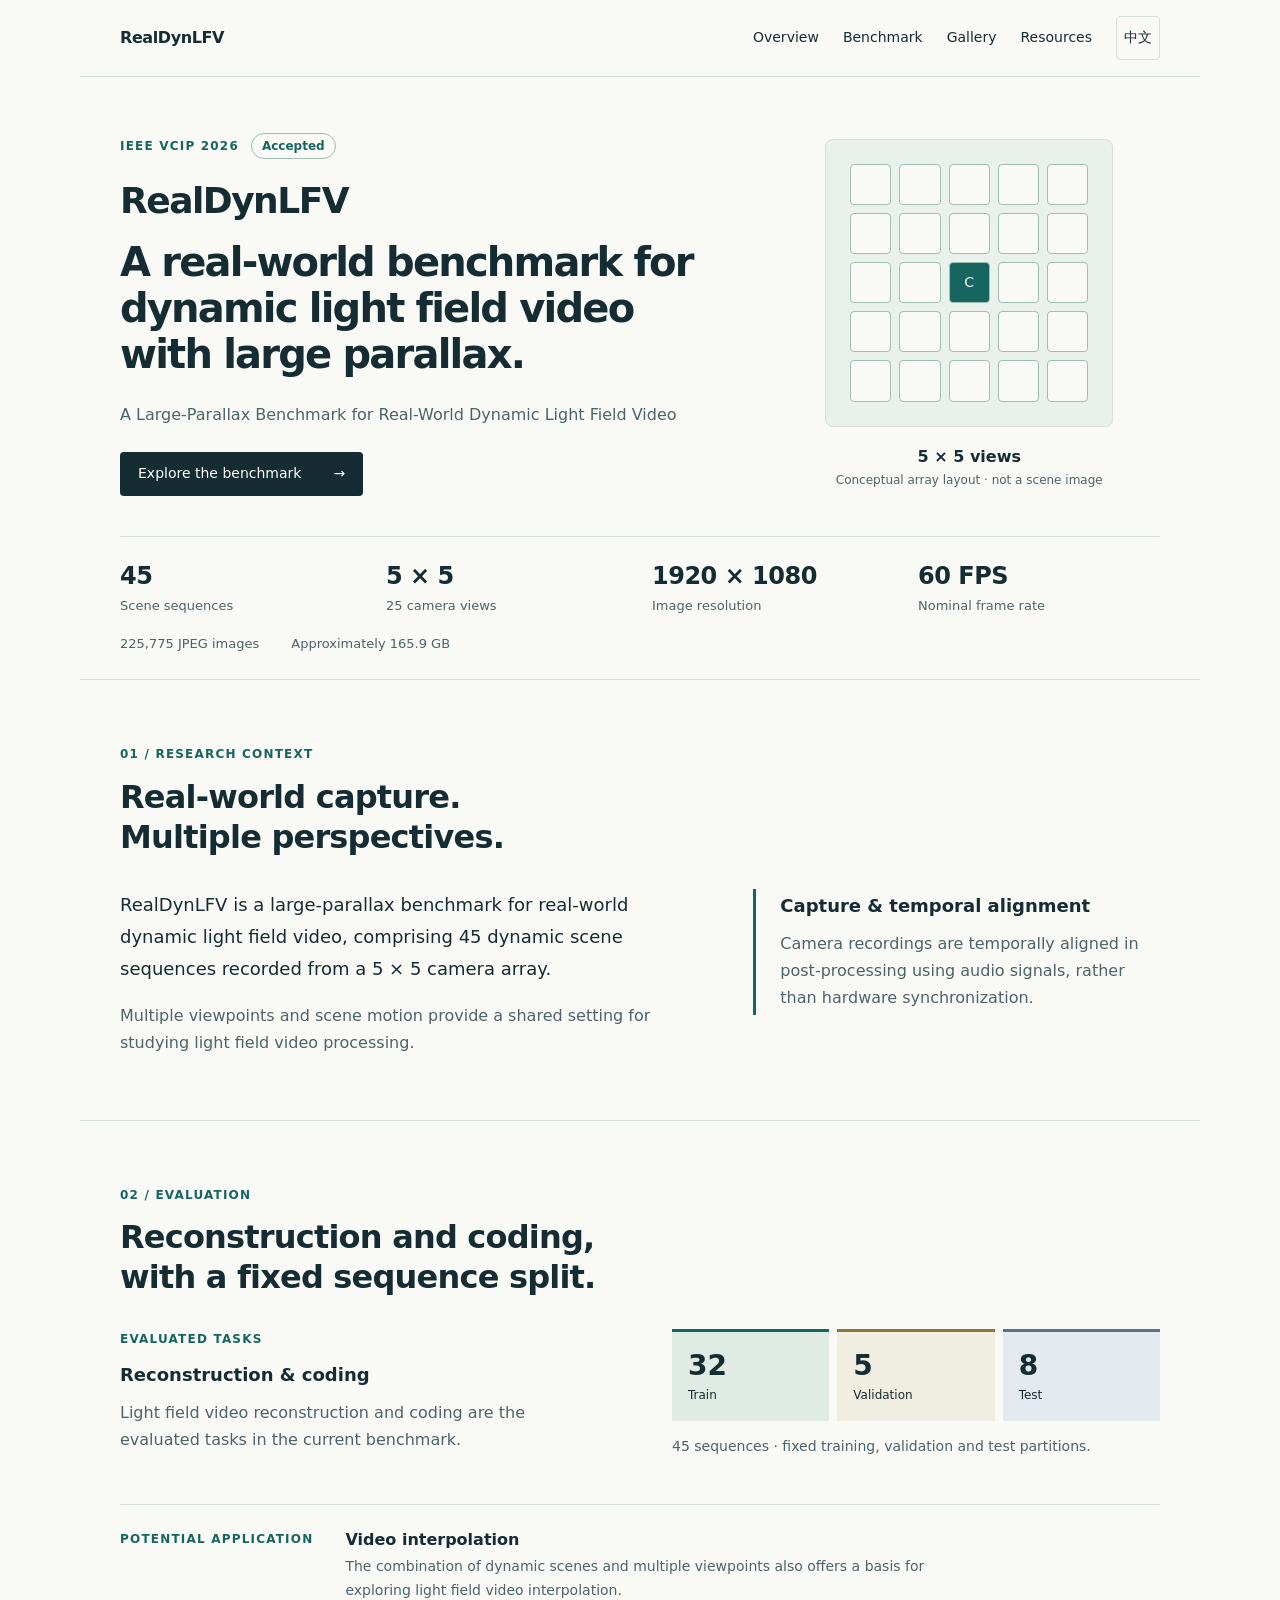
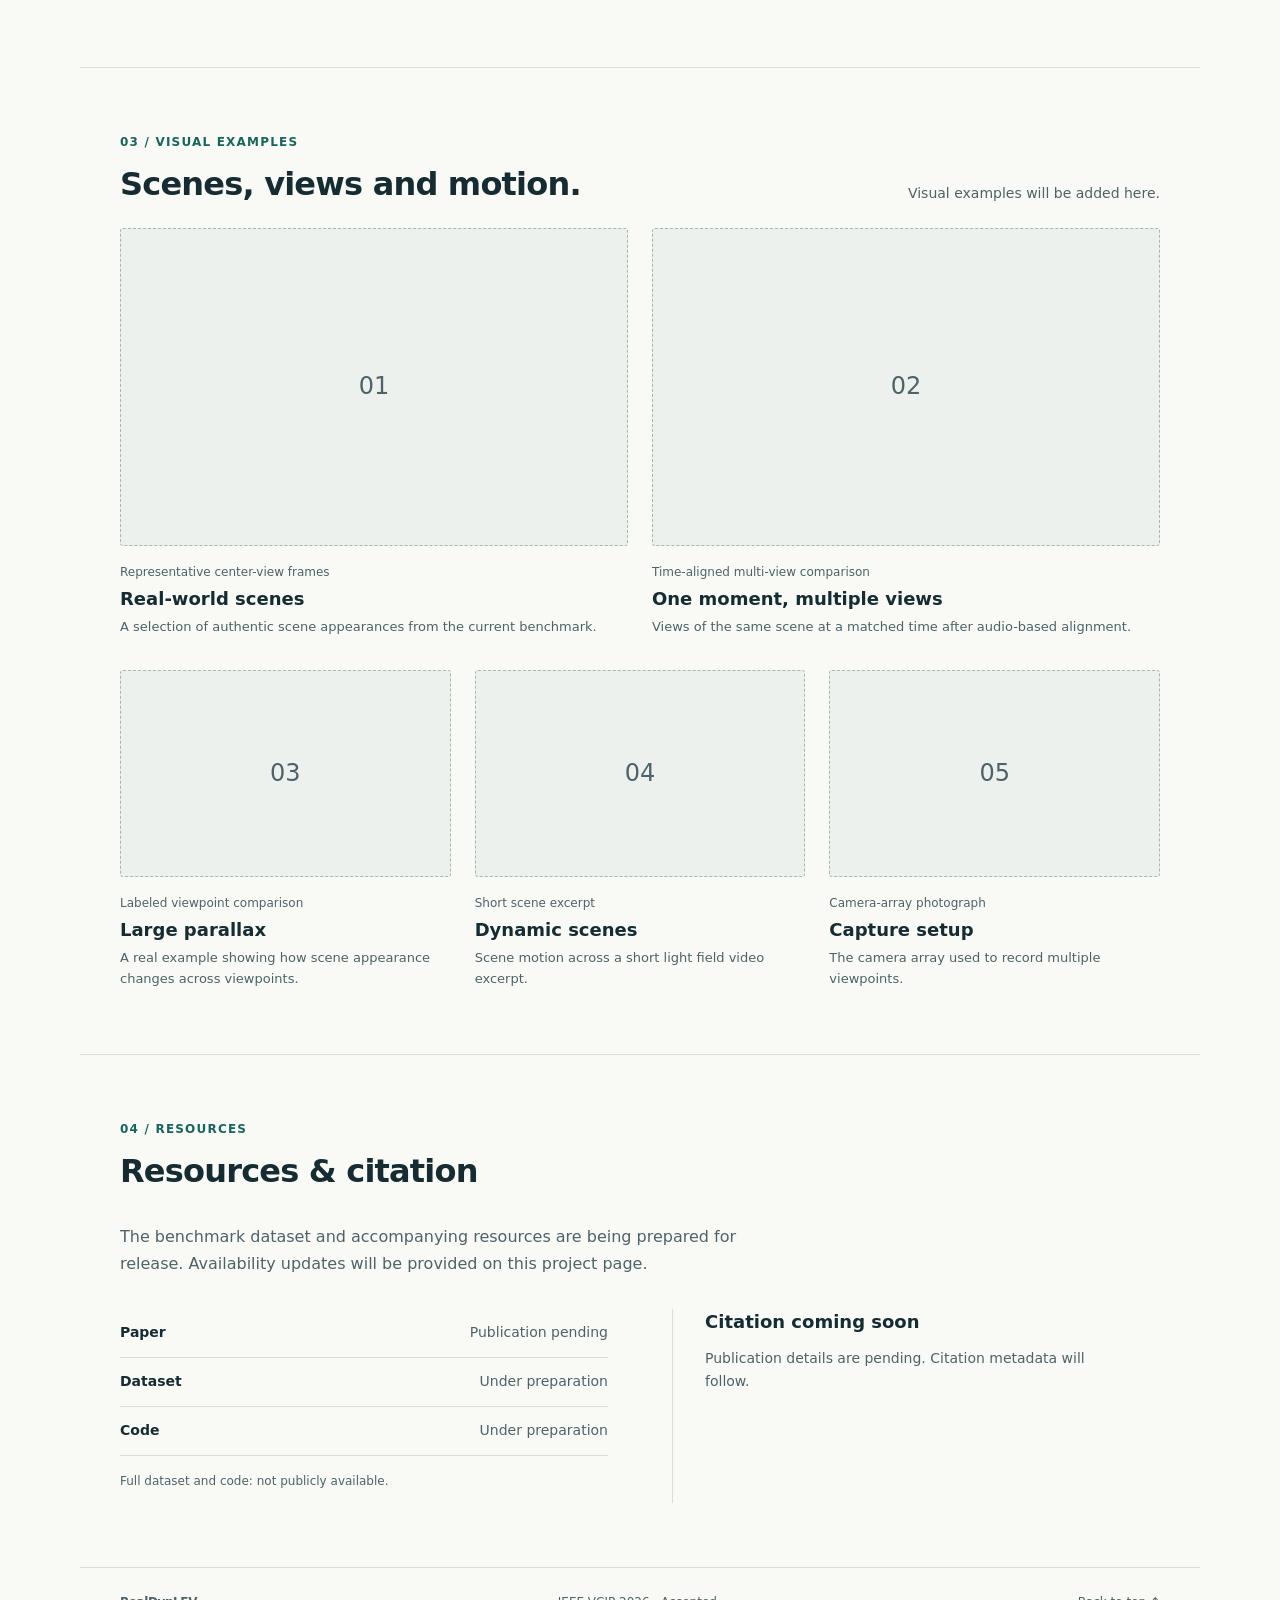
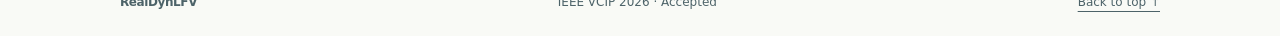
<file: index.html>
<!doctype html>
<html lang="en"><head><meta charset="utf-8"><meta name="viewport" content="width=device-width, initial-scale=1"><title>RealDynLFV — Dynamic Light Field Video</title><meta name="description" content="RealDynLFV: a large-parallax benchmark for real-world dynamic light field video. Accepted at IEEE VCIP 2026. Resources under preparation."><link rel="icon" href="assets/favicon.svg" type="image/svg+xml"><link rel="stylesheet" href="assets/style.css"><script src="assets/language.js" defer></script><script src="assets/gallery.js" defer></script></head>
<body><a class="skip" href="#main">Skip to content</a><header><a class="brand" href="#top">RealDynLFV</a><nav aria-label="Main navigation"><a href="#overview">Overview</a><a href="#benchmark">Benchmark</a><a href="#gallery">Gallery</a><a href="#resources">Resources</a></nav><a class="language-switch" href="zh.html" lang="zh-CN" hreflang="zh-CN" data-language="zh">中文</a></header>
<!-- Hierarchy: value and verified specifications first; research and evaluation second;
     absent media and publication logistics third. One primary action. §2.1 §2.4 §3.6 -->
<main id="main" tabindex="-1"><section class="hero" id="top"><div class="hero-layout"><div class="hero-copy"><p class="eyebrow">IEEE VCIP 2026 <span class="accepted">Accepted</span></p><h1>RealDynLFV</h1><p class="value-statement">A real-world benchmark for dynamic light field video with large parallax.</p><p class="paper-title">A Large-Parallax Benchmark for Real-World Dynamic Light Field Video</p><a class="primary" href="#overview">Explore the benchmark <span aria-hidden="true">&rarr;</span></a></div><figure class="hero-visual"><div class="view-array" aria-hidden="true"><span class="view "></span><span class="view "></span><span class="view "></span><span class="view "></span><span class="view "></span><span class="view "></span><span class="view "></span><span class="view "></span><span class="view "></span><span class="view "></span><span class="view "></span><span class="view "></span><span class="view center">C</span><span class="view "></span><span class="view "></span><span class="view "></span><span class="view "></span><span class="view "></span><span class="view "></span><span class="view "></span><span class="view "></span><span class="view "></span><span class="view "></span><span class="view "></span><span class="view "></span></div><figcaption><strong>5 × 5 views</strong><span>Conceptual array layout · not a scene image</span></figcaption></figure></div><div class="specification-band"><div class="stats"><div class="stat"><strong>45</strong><span>Scene sequences</span></div><div class="stat"><strong>5 × 5</strong><span>25 camera views</span></div><div class="stat"><strong>1920 × 1080</strong><span>Image resolution</span></div><div class="stat"><strong>60 FPS</strong><span>Nominal frame rate</span></div></div><p class="volume"><span><strong>225,775</strong> JPEG images</span><span>Approximately <strong>165.9 GB</strong></span></p></div></section>
<section id="overview" class="research-section"><div class="section-heading"><p class="section-label">01 / RESEARCH CONTEXT</p><h2>Real-world capture.<br>Multiple perspectives.</h2></div><div class="research-grid"><div><p class="lead">RealDynLFV is a large-parallax benchmark for real-world dynamic light field video, comprising 45 dynamic scene sequences recorded from a 5 × 5 camera array.</p><p class="section-detail">Multiple viewpoints and scene motion provide a shared setting for studying light field video processing.</p></div><aside class="alignment"><h3>Capture &amp; temporal alignment</h3><p>Camera recordings are temporally aligned in post-processing using audio signals, rather than hardware synchronization.</p></aside></div></section>
<section id="benchmark"><div class="section-heading"><p class="section-label">02 / EVALUATION</p><h2>Reconstruction and coding,<br>with a fixed sequence split.</h2></div><div class="evaluation-grid"><div class="evaluated"><p class="task-tag">EVALUATED TASKS</p><h3>Reconstruction &amp; coding</h3><p>Light field video reconstruction and coding are the evaluated tasks in the current benchmark.</p></div><div class="partition"><div class="split" aria-label="32 training, 5 validation and 8 test sequences"><div><strong>32</strong><span>Train</span></div><div><strong>5</strong><span>Validation</span></div><div><strong>8</strong><span>Test</span></div></div><p class="small">45 sequences · fixed training, validation and test partitions.</p></div></div><div class="potential"><p class="task-tag">POTENTIAL APPLICATION</p><div><h3>Video interpolation</h3><p>The combination of dynamic scenes and multiple viewpoints also offers a basis for exploring light field video interpolation.</p></div></div></section>
<section id="gallery"><div class="gallery-heading"><div class="section-heading"><p class="section-label">03 / VISUAL EXAMPLES</p><h2>Scenes, views and motion.</h2></div><p class="small">Visual examples will be added here.</p></div><div class="gallery"><figure><div class="placeholder"><span class="frame-mark" aria-hidden="true">01</span></div><figcaption><p class="media-type">Representative center-view frames</p><h3>Real-world scenes</h3><p>A selection of authentic scene appearances from the current benchmark.</p></figcaption></figure><figure><div class="placeholder"><span class="frame-mark" aria-hidden="true">02</span></div><figcaption><p class="media-type">Time-aligned multi-view comparison</p><h3>One moment, multiple views</h3><p>Views of the same scene at a matched time after audio-based alignment.</p></figcaption></figure><figure><div class="placeholder"><span class="frame-mark" aria-hidden="true">03</span></div><figcaption><p class="media-type">Labeled viewpoint comparison</p><h3>Large parallax</h3><p>A real example showing how scene appearance changes across viewpoints.</p></figcaption></figure><figure><div class="placeholder"><span class="frame-mark" aria-hidden="true">04</span></div><figcaption><p class="media-type">Short scene excerpt</p><h3>Dynamic scenes</h3><p>Scene motion across a short light field video excerpt.</p></figcaption></figure><figure><div class="placeholder"><span class="frame-mark" aria-hidden="true">05</span></div><figcaption><p class="media-type">Camera-array photograph</p><h3>Capture setup</h3><p>The camera array used to record multiple viewpoints.</p></figcaption></figure></div></section>
<section id="resources"><div class="section-heading"><p class="section-label">04 / RESOURCES</p><h2>Resources &amp; citation</h2></div><p class="availability">The benchmark dataset and accompanying resources are being prepared for release. Availability updates will be provided on this project page.</p><div class="resource-grid"><div class="resource-list" aria-label="Resource availability"><div class="resource">Paper<span>Publication pending</span></div><div class="resource">Dataset<span>Under preparation</span></div><div class="resource">Code<span>Under preparation</span></div><p class="small">Full dataset and code: not publicly available.</p><ul></ul></div><div class="citation" id="citation"><h3>Citation coming soon</h3><p>Publication details are pending. Citation metadata will follow.</p></div></div></section></main><dialog class="image-viewer" aria-label="Image preview"><button type="button" class="viewer-close" autofocus>Close preview</button><img alt=""><p></p></dialog><footer><span class="brand">RealDynLFV</span><span>IEEE VCIP 2026 · Accepted</span><a href="#top">Back to top ↑</a></footer></body></html>
</file>
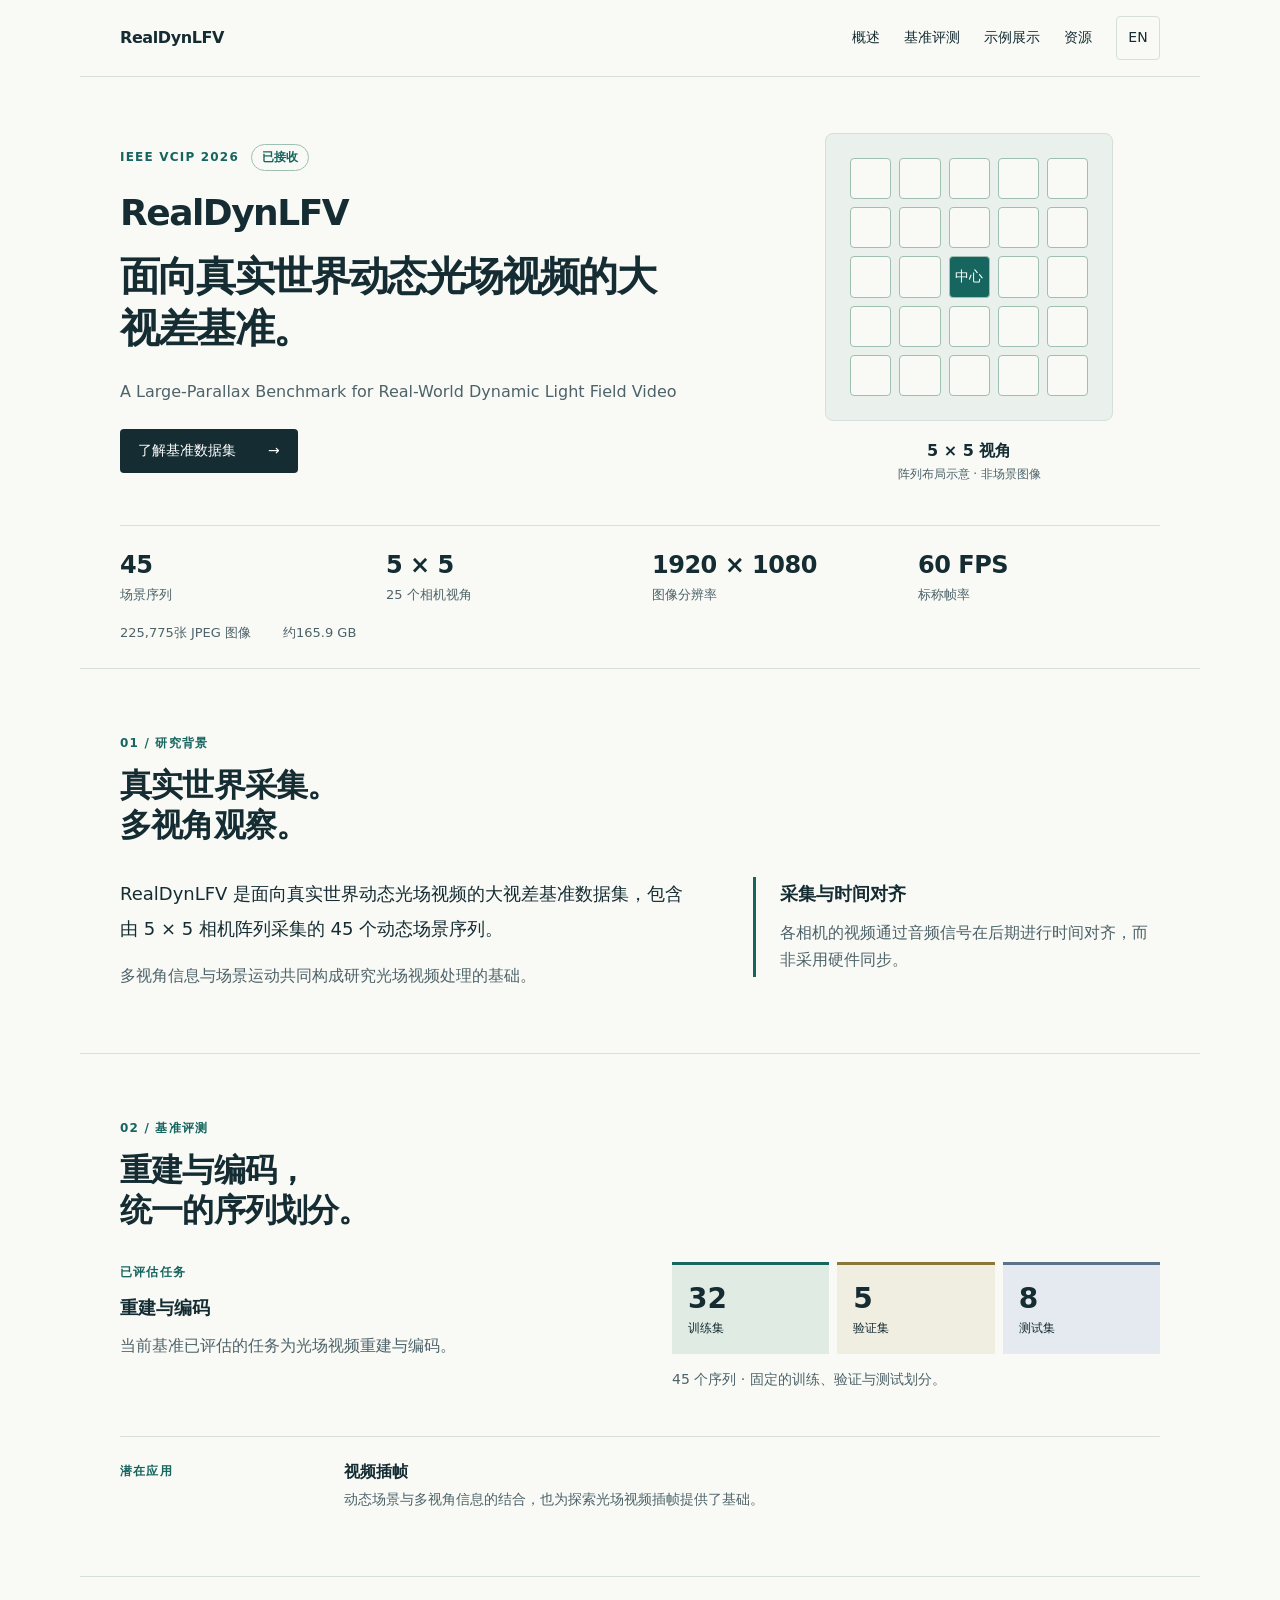
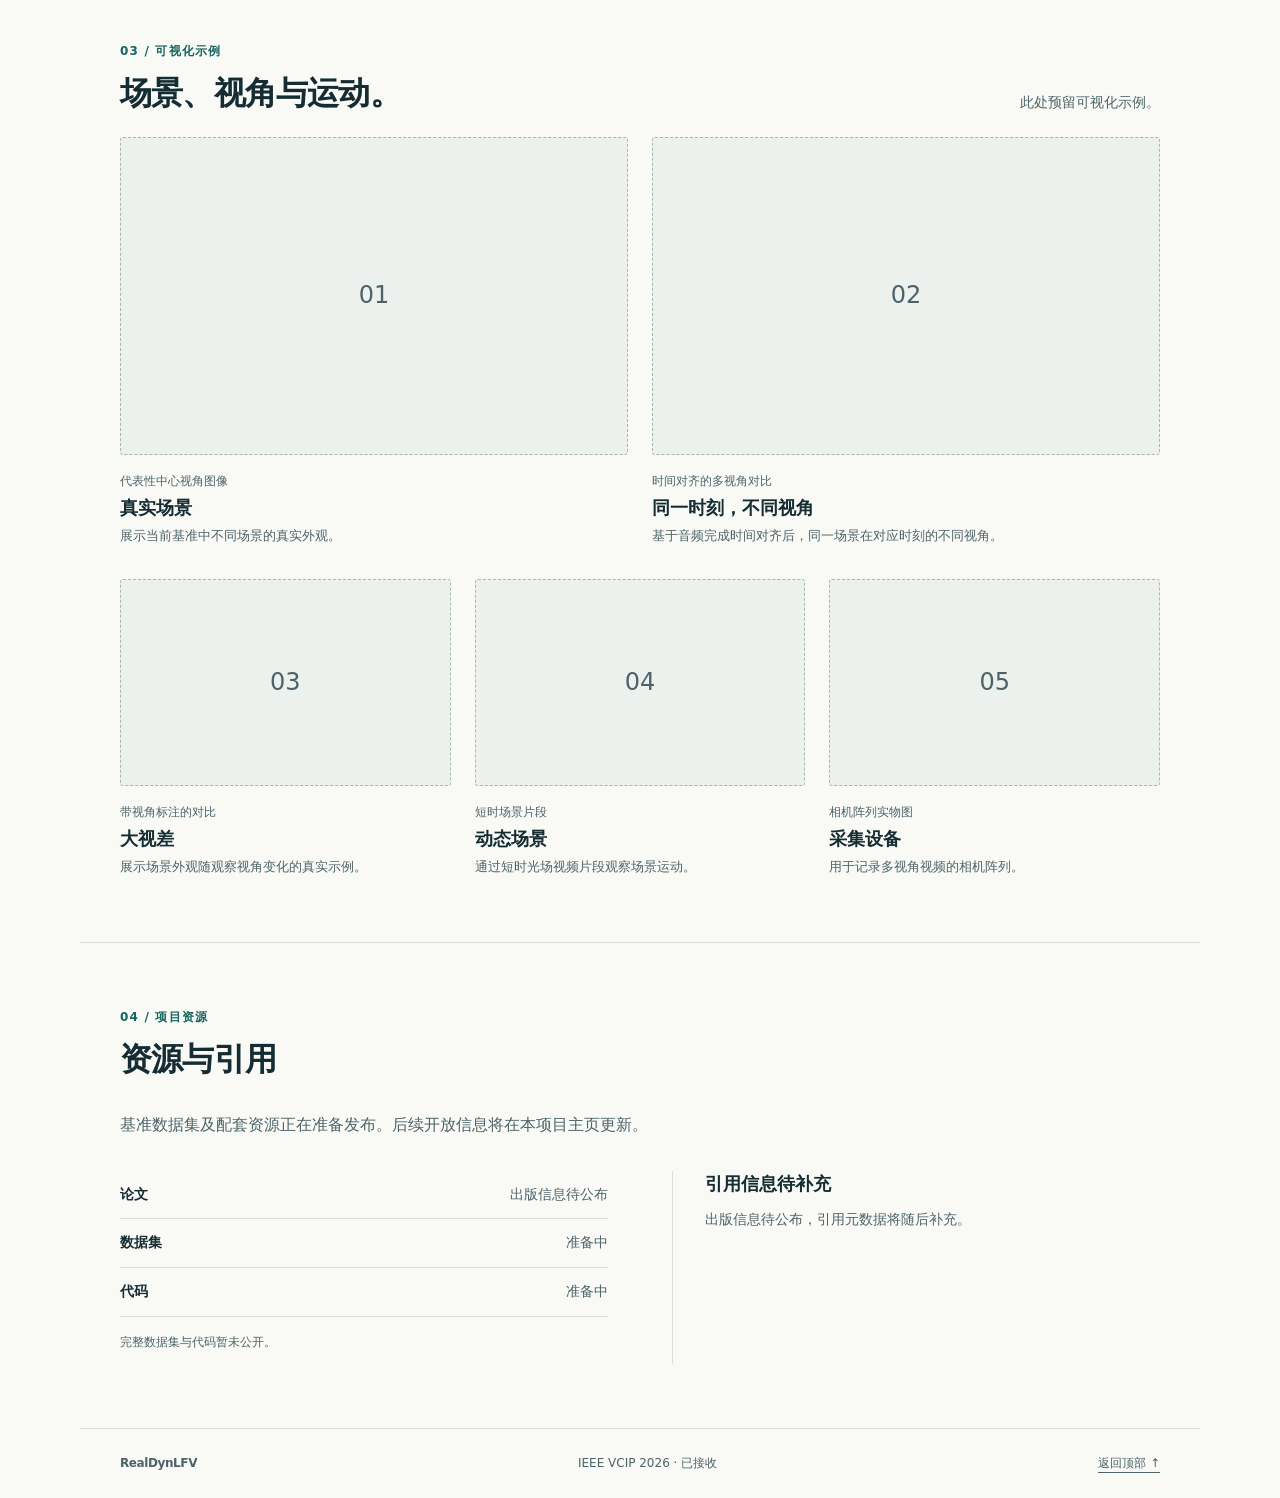
<file: zh.html>
<!doctype html>
<html lang="zh-CN"><head><meta charset="utf-8"><meta name="viewport" content="width=device-width, initial-scale=1"><title>RealDynLFV — 动态光场视频</title><meta name="description" content="RealDynLFV：面向真实世界动态光场视频的大视差基准。已获 IEEE VCIP 2026 接收，资源准备中。"><link rel="icon" href="assets/favicon.svg" type="image/svg+xml"><link rel="stylesheet" href="assets/style.css"><script src="assets/language.js" defer></script><script src="assets/gallery.js" defer></script></head>
<body><a class="skip" href="#main">跳至正文</a><header><a class="brand" href="#top">RealDynLFV</a><nav aria-label="主导航"><a href="#overview">概述</a><a href="#benchmark">基准评测</a><a href="#gallery">示例展示</a><a href="#resources">资源</a></nav><a class="language-switch" href="index.html" lang="en" hreflang="en" data-language="en">EN</a></header>
<!-- Hierarchy: value and verified specifications first; research and evaluation second;
     absent media and publication logistics third. One primary action. §2.1 §2.4 §3.6 -->
<main id="main" tabindex="-1"><section class="hero" id="top"><div class="hero-layout"><div class="hero-copy"><p class="eyebrow">IEEE VCIP 2026 <span class="accepted">已接收</span></p><h1>RealDynLFV</h1><p class="value-statement">面向真实世界动态光场视频的大视差基准。</p><p class="paper-title">A Large-Parallax Benchmark for Real-World Dynamic Light Field Video</p><a class="primary" href="#overview">了解基准数据集<span aria-hidden="true">&rarr;</span></a></div><figure class="hero-visual"><div class="view-array" aria-hidden="true"><span class="view "></span><span class="view "></span><span class="view "></span><span class="view "></span><span class="view "></span><span class="view "></span><span class="view "></span><span class="view "></span><span class="view "></span><span class="view "></span><span class="view "></span><span class="view "></span><span class="view center">中心</span><span class="view "></span><span class="view "></span><span class="view "></span><span class="view "></span><span class="view "></span><span class="view "></span><span class="view "></span><span class="view "></span><span class="view "></span><span class="view "></span><span class="view "></span><span class="view "></span></div><figcaption><strong>5 × 5 视角</strong><span>阵列布局示意 · 非场景图像</span></figcaption></figure></div><div class="specification-band"><div class="stats"><div class="stat"><strong>45</strong><span>场景序列</span></div><div class="stat"><strong>5 × 5</strong><span>25 个相机视角</span></div><div class="stat"><strong>1920 × 1080</strong><span>图像分辨率</span></div><div class="stat"><strong>60 FPS</strong><span>标称帧率</span></div></div><p class="volume"><span><strong>225,775</strong>张 JPEG 图像</span><span>约<strong>165.9 GB</strong></span></p></div></section>
<section id="overview" class="research-section"><div class="section-heading"><p class="section-label">01 / 研究背景</p><h2>真实世界采集。<br>多视角观察。</h2></div><div class="research-grid"><div><p class="lead">RealDynLFV 是面向真实世界动态光场视频的大视差基准数据集，包含由 5 × 5 相机阵列采集的 45 个动态场景序列。</p><p class="section-detail">多视角信息与场景运动共同构成研究光场视频处理的基础。</p></div><aside class="alignment"><h3>采集与时间对齐</h3><p>各相机的视频通过音频信号在后期进行时间对齐，而非采用硬件同步。</p></aside></div></section>
<section id="benchmark"><div class="section-heading"><p class="section-label">02 / 基准评测</p><h2>重建与编码，<br>统一的序列划分。</h2></div><div class="evaluation-grid"><div class="evaluated"><p class="task-tag">已评估任务</p><h3>重建与编码</h3><p>当前基准已评估的任务为光场视频重建与编码。</p></div><div class="partition"><div class="split" aria-label="32 个训练序列、5 个验证序列和 8 个测试序列"><div><strong>32</strong><span>训练集</span></div><div><strong>5</strong><span>验证集</span></div><div><strong>8</strong><span>测试集</span></div></div><p class="small">45 个序列 · 固定的训练、验证与测试划分。</p></div></div><div class="potential"><p class="task-tag">潜在应用</p><div><h3>视频插帧</h3><p>动态场景与多视角信息的结合，也为探索光场视频插帧提供了基础。</p></div></div></section>
<section id="gallery"><div class="gallery-heading"><div class="section-heading"><p class="section-label">03 / 可视化示例</p><h2>场景、视角与运动。</h2></div><p class="small">此处预留可视化示例。</p></div><div class="gallery"><figure><div class="placeholder"><span class="frame-mark" aria-hidden="true">01</span></div><figcaption><p class="media-type">代表性中心视角图像</p><h3>真实场景</h3><p>展示当前基准中不同场景的真实外观。</p></figcaption></figure><figure><div class="placeholder"><span class="frame-mark" aria-hidden="true">02</span></div><figcaption><p class="media-type">时间对齐的多视角对比</p><h3>同一时刻，不同视角</h3><p>基于音频完成时间对齐后，同一场景在对应时刻的不同视角。</p></figcaption></figure><figure><div class="placeholder"><span class="frame-mark" aria-hidden="true">03</span></div><figcaption><p class="media-type">带视角标注的对比</p><h3>大视差</h3><p>展示场景外观随观察视角变化的真实示例。</p></figcaption></figure><figure><div class="placeholder"><span class="frame-mark" aria-hidden="true">04</span></div><figcaption><p class="media-type">短时场景片段</p><h3>动态场景</h3><p>通过短时光场视频片段观察场景运动。</p></figcaption></figure><figure><div class="placeholder"><span class="frame-mark" aria-hidden="true">05</span></div><figcaption><p class="media-type">相机阵列实物图</p><h3>采集设备</h3><p>用于记录多视角视频的相机阵列。</p></figcaption></figure></div></section>
<section id="resources"><div class="section-heading"><p class="section-label">04 / 项目资源</p><h2>资源与引用</h2></div><p class="availability">基准数据集及配套资源正在准备发布。后续开放信息将在本项目主页更新。</p><div class="resource-grid"><div class="resource-list" aria-label="资源开放状态"><div class="resource">论文<span>出版信息待公布</span></div><div class="resource">数据集<span>准备中</span></div><div class="resource">代码<span>准备中</span></div><p class="small">完整数据集与代码暂未公开。</p><ul></ul></div><div class="citation" id="citation"><h3>引用信息待补充</h3><p>出版信息待公布，引用元数据将随后补充。</p></div></div></section></main><dialog class="image-viewer" aria-label="图片预览"><button type="button" class="viewer-close" autofocus>关闭预览</button><img alt=""><p></p></dialog><footer><span class="brand">RealDynLFV</span><span>IEEE VCIP 2026 · 已接收</span><a href="#top">返回顶部 ↑</a></footer></body></html>
</file>
<file: assets/style.css>
:root{--ink:#142c32;--muted:#4d6369;--teal:#17655f;--line:#d6dfdc;--paper:#f9faf6;--surface:#eaf0eb;--reading-width:65ch;--space-small:16px;--space-medium:24px;--space-large:48px}*{box-sizing:border-box}html{scroll-behavior:smooth;scroll-padding-top:24px}body{margin:0;background:var(--paper);color:var(--ink);font:16px/1.7 system-ui,-apple-system,BlinkMacSystemFont,"Segoe UI",sans-serif}a{color:inherit;text-underline-offset:5px}a:focus-visible{outline:3px solid #a84612;outline-offset:5px}.skip{position:absolute;top:-100px;left:20px;background:white;padding:12px;z-index:5}.skip:focus{top:10px}header,main,footer{max-width:1120px;margin:auto}header{display:flex;align-items:center;padding:16px 40px;border-bottom:1px solid var(--line);gap:24px}.brand{font-weight:700;text-decoration:none;letter-spacing:-.4px}nav{margin-left:auto;display:flex;gap:24px}nav a,.language-switch{display:inline-flex;align-items:center;min-height:44px;font-size:14px;text-decoration:none}nav a:hover{text-decoration:underline}.language-switch{min-width:44px;justify-content:center;border:1px solid var(--line);border-radius:4px}.language-switch:hover{background:var(--surface)}section{padding:64px 40px;border-bottom:1px solid var(--line)}.hero{padding-top:56px;padding-bottom:0}.eyebrow,.section-label,.task-tag{font-size:12px;font-weight:700;letter-spacing:1.2px;color:var(--teal)}.eyebrow{display:flex;gap:12px;align-items:center;margin:0 0 20px}.accepted{border:1px solid #9ebfb2;border-radius:20px;padding:2px 10px;letter-spacing:0}h1{font-size:36px;line-height:1.2;letter-spacing:-1.5px;margin:0 0 16px}.value-statement{max-width:26ch;font-size:48px;line-height:1.15;letter-spacing:-1.8px;font-weight:700;margin:0 0 24px}.paper-title{max-width:70ch;font-size:16px;color:var(--muted);margin:0 0 24px}.primary{display:inline-flex;min-height:44px;align-items:center;gap:32px;padding:10px 18px;background:var(--ink);color:white;text-decoration:none;font-size:14px;border-radius:4px}.primary:hover{background:var(--teal)}.specification-band{margin-top:40px;border-top:1px solid var(--line);padding:24px 0}.stats{display:grid;grid-template-columns:repeat(4,1fr);gap:24px}.stat{display:flex;flex-direction:column;gap:3px}.stat strong{font-size:24px;line-height:1.3;letter-spacing:-.5px;font-weight:700}.stat span{font-size:13px;color:var(--muted)}.volume{display:flex;gap:32px;font-size:13px;color:var(--muted);margin:16px 0 0}.volume strong{font-weight:400}.section-heading{margin-bottom:32px}.section-label{margin:0 0 12px}h2{font-size:32px;line-height:1.25;letter-spacing:-.8px;margin:0;font-weight:700}h3{font-size:18px;line-height:1.4;margin:0 0 12px;font-weight:700}.research-grid{display:grid;grid-template-columns:1.4fr 1fr;gap:64px;align-items:start}.lead{font-size:18px;line-height:1.8;margin:0 0 16px;max-width:var(--reading-width)}.section-detail{font-size:16px;color:var(--muted);max-width:var(--reading-width);margin:0}.alignment{border-left:3px solid var(--teal);padding:4px 0 4px 24px}.alignment p{font-size:16px;color:var(--muted);margin:0}.evaluation-grid{display:grid;grid-template-columns:1fr 1fr;gap:64px;align-items:start}.task-tag{margin:0 0 12px}.evaluated p:last-child{margin:0;color:var(--muted);max-width:50ch}.split{display:grid;grid-template-columns:repeat(3,minmax(0,1fr));gap:8px}.split div{background:#e0ebe4;border-top:3px solid var(--teal);padding:16px;display:flex;flex-direction:column}.split div:nth-child(2){background:#f0ede1;border-color:#8d7738}.split div:nth-child(3){background:#e5eaf0;border-color:#5b7288}.split strong{font-size:28px;line-height:1.3}.split span{font-size:12px}.small{font-size:14px;color:var(--muted);line-height:1.6}.potential{display:flex;gap:32px;border-top:1px solid var(--line);margin-top:32px;padding-top:24px}.potential>.task-tag{min-width:192px}.potential h3{font-size:16px;margin-bottom:4px}.potential p:last-child{font-size:14px;color:var(--muted);max-width:65ch;margin:0}.gallery-heading{display:flex;align-items:end;justify-content:space-between;gap:24px;margin-bottom:24px}.gallery-heading .section-heading{margin-bottom:0}.gallery-heading>.small{margin:0;max-width:30ch}.gallery{display:grid;grid-template-columns:1fr 1fr;gap:0 40px}.gallery figure{display:grid;grid-template-columns:88px 1fr;gap:20px;margin:0;padding:20px 0;border-top:1px solid var(--line);align-items:start;min-width:0}.placeholder{aspect-ratio:4/3;background:#edf1ed;border:1px dashed #a5b7af;display:flex;align-items:center;justify-content:center;color:#516c62;border-radius:3px}.frame-mark{font-size:20px}.gallery img,.gallery video{display:block;width:100%;aspect-ratio:4/3;object-fit:contain;background:#edf1ed}.media-type{font-size:12px;color:var(--muted);margin:0 0 4px}.gallery h3{font-size:16px;margin:0 0 6px}.gallery figcaption>p:last-child{font-size:13px;line-height:1.6;color:var(--muted);margin:0}.availability{max-width:var(--reading-width);font-size:16px;color:var(--muted);margin:0 0 32px}.resource-grid{display:grid;grid-template-columns:1fr 1fr;gap:64px}.resource{display:flex;justify-content:space-between;gap:24px;font-size:14px;padding:12px 0;border-bottom:1px solid var(--line);font-weight:700}.resource span{font-weight:400;color:var(--muted)}.resource-list>.small{font-size:12px;margin-top:16px}.resource-list ul:empty{display:none}.citation{border-left:1px solid var(--line);padding-left:32px}.citation h3{font-size:18px}.citation p{font-size:14px;color:var(--muted);margin:0;max-width:45ch}pre{white-space:pre-wrap;overflow-wrap:anywhere}footer{display:flex;justify-content:space-between;align-items:center;padding:24px 40px;font-size:12px;color:var(--muted);gap:16px}html[lang="zh-CN"] .value-statement{max-width:20ch;line-height:1.3}html[lang="zh-CN"] .lead{line-height:1.9}@media(max-width:900px){.research-grid,.evaluation-grid,.resource-grid{gap:32px}.split{grid-template-columns:repeat(3,minmax(0,1fr))}.split div{padding:12px}.gallery{gap:0 24px}.gallery figure{grid-template-columns:64px 1fr;gap:16px}.stats{gap:16px}.stat strong{font-size:22px}.value-statement{font-size:42px}}@media(max-width:600px){header{padding:12px 24px;display:grid;grid-template-columns:1fr auto;gap:4px 16px}nav{grid-row:2;grid-column:1/-1;margin:0;gap:20px;flex-wrap:wrap}nav a{font-size:12px}.language-switch{grid-column:2;grid-row:1}section{padding:40px 24px}.hero{padding-top:32px;padding-bottom:0}h1{font-size:28px;letter-spacing:-.7px}.value-statement{font-size:32px;line-height:1.2;letter-spacing:-.8px;max-width:25ch}.paper-title{font-size:14px}.specification-band{margin-top:32px}.stats{grid-template-columns:1fr 1fr;gap:20px}.stat strong{font-size:22px}.volume{gap:4px;flex-direction:column}.section-heading{margin-bottom:24px}h2{font-size:26px}.research-grid,.evaluation-grid,.resource-grid{grid-template-columns:1fr;gap:24px}.lead{font-size:17px}.alignment{padding-left:16px}.potential{display:block}.potential>.task-tag{margin-bottom:8px}.gallery-heading{display:block}.gallery-heading>.small{margin-top:12px}.gallery{grid-template-columns:1fr}.gallery figure{grid-template-columns:64px 1fr;padding:16px 0}.citation{border-left:0;border-top:1px solid var(--line);padding:24px 0 0}.resource-grid{gap:24px}footer{padding:24px;flex-wrap:wrap}footer .brand{width:100%}}@media(prefers-reduced-motion:reduce){html{scroll-behavior:auto}}
/* §2.4: the schematic supports the value statement; §3.6: group media with captions. */
.hero-layout{display:grid;grid-template-columns:minmax(0,1.6fr) minmax(0,1fr);gap:48px;align-items:center}.hero-copy .value-statement{font-size:40px}.hero-visual{margin:0;min-width:0}.view-array{display:grid;grid-template-columns:repeat(5,1fr);gap:8px;max-width:288px;margin:auto;padding:24px;background:var(--surface);border:1px solid var(--line);border-radius:8px}.view{aspect-ratio:1;border:1px solid #9ebfb2;border-radius:4px;background:var(--paper);display:grid;place-items:center;font-size:14px;color:var(--teal)}.view.center{background:var(--teal);color:white}.hero-visual figcaption{text-align:center;margin-top:16px;font-size:12px;color:var(--muted)}.hero-visual figcaption strong,.hero-visual figcaption span{display:block}.hero-visual figcaption strong{font-size:16px;color:var(--ink)}.hero-visual figure{margin:0}.hero-visual img{width:100%;max-height:320px;object-fit:contain}
.gallery{grid-template-columns:repeat(6,minmax(0,1fr));gap:32px 24px}.gallery figure{display:block;grid-column:span 2;padding:0;border:0}.gallery figure:nth-child(-n+2){grid-column:span 3}.gallery figcaption{margin-top:16px}.gallery h3{font-size:18px}.placeholder{aspect-ratio:16/10}.frame-mark{font-size:24px;color:var(--muted)}.gallery img,.gallery video{aspect-ratio:16/10}.image-preview{position:relative;display:block;isolation:isolate;transition:transform .2s ease;transform-origin:center;outline-offset:5px}.image-preview img{display:block;width:100%;object-fit:contain;background:var(--surface)}.preview-hint{display:block;font-size:12px;padding:8px;background:var(--surface);color:var(--teal)}.image-preview:focus-visible{z-index:2;transform:scale(1.04)}@media(hover:hover) and (pointer:fine){.image-preview:hover{z-index:2;transform:scale(1.04)}}.image-viewer{width:min(96vw,1200px);max-height:94dvh;padding:24px;border:1px solid var(--line);border-radius:8px;background:var(--paper);color:var(--ink)}.image-viewer::backdrop{background:rgb(20 44 50 / .8)}.image-viewer img{display:block;max-width:100%;width:auto;max-height:70dvh;object-fit:contain;margin:auto}.viewer-close{display:block;margin:0 0 16px auto;min-height:44px;padding:8px 16px;font:inherit;background:var(--ink);color:white;border:0;border-radius:4px;cursor:pointer}.viewer-close:focus-visible{outline:3px solid #a84612;outline-offset:4px}.image-viewer p{font-size:14px;margin-bottom:0}@media(max-width:900px){.hero-layout{gap:24px;grid-template-columns:1.5fr 1fr}.hero-copy .value-statement{font-size:32px}.view-array{padding:16px;gap:6px}.gallery figure{grid-column:span 3}}@media(max-width:600px){.hero-layout{grid-template-columns:1fr;gap:32px}.hero-copy .value-statement{font-size:32px}.view-array{max-width:240px;padding:20px}.gallery{grid-template-columns:1fr;gap:32px}.gallery figure,.gallery figure:nth-child(-n+2){grid-column:auto}.image-viewer{padding:16px}}@media(prefers-reduced-motion:reduce){.image-preview{transition:none}.image-preview:hover,.image-preview:focus-visible{transform:none}}
</file>
